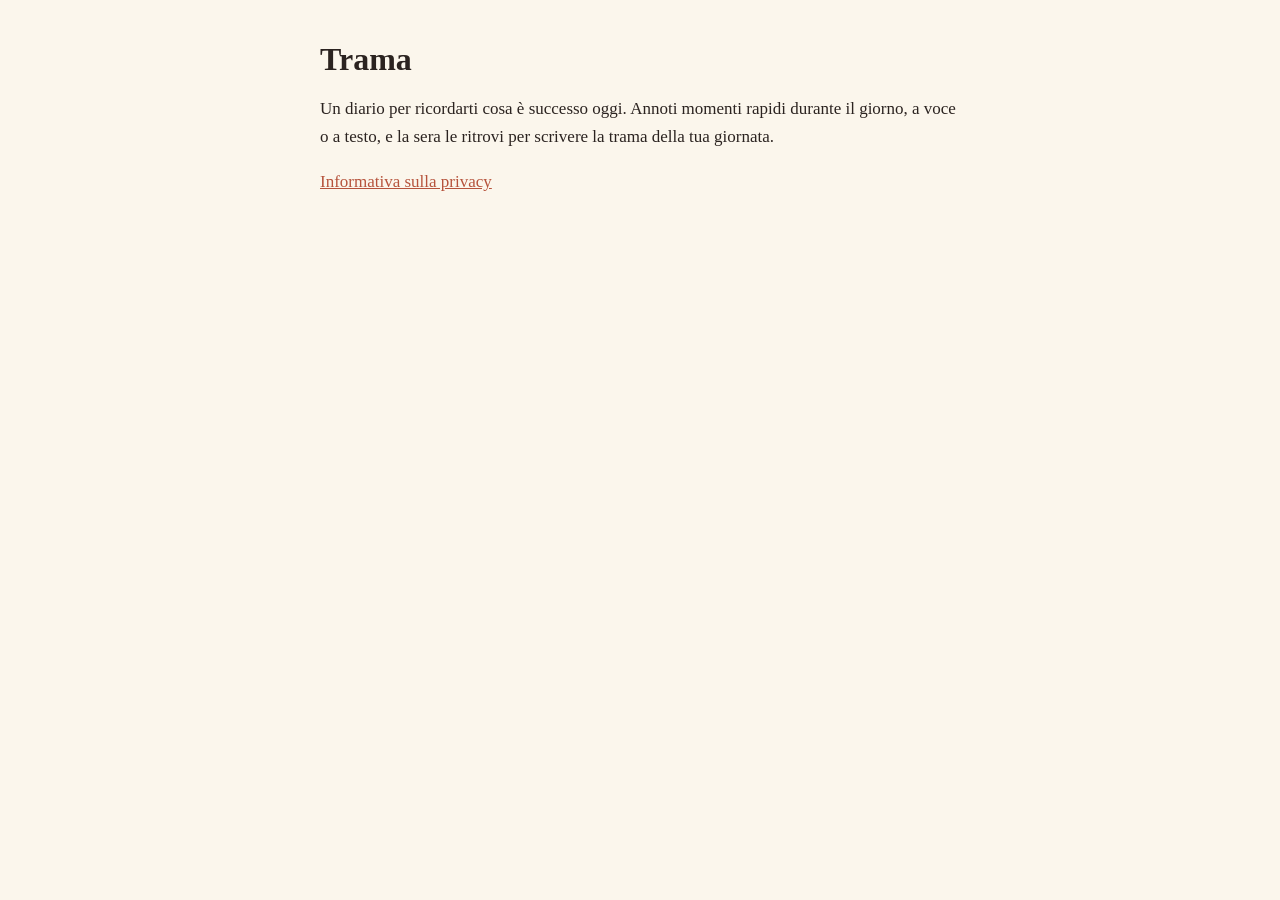
<file: index.html>
<!doctype html>
<html lang="it">
<head>
<meta charset="utf-8">
<meta name="viewport" content="width=device-width,initial-scale=1">
<title>Trama</title>
<meta name="description" content="Trama: un diario per ricordarti cosa è successo, un momento alla volta.">
<link rel="stylesheet" href="style.css">
</head>
<body>
<main>
<h1>Trama</h1>
<p>Un diario per ricordarti cosa è successo oggi. Annoti momenti rapidi durante il giorno, a voce o a testo, e la sera le ritrovi per scrivere la trama della tua giornata.</p>
<p><a href="privacy/">Informativa sulla privacy</a></p>
</main>
</body>
</html>
</file>
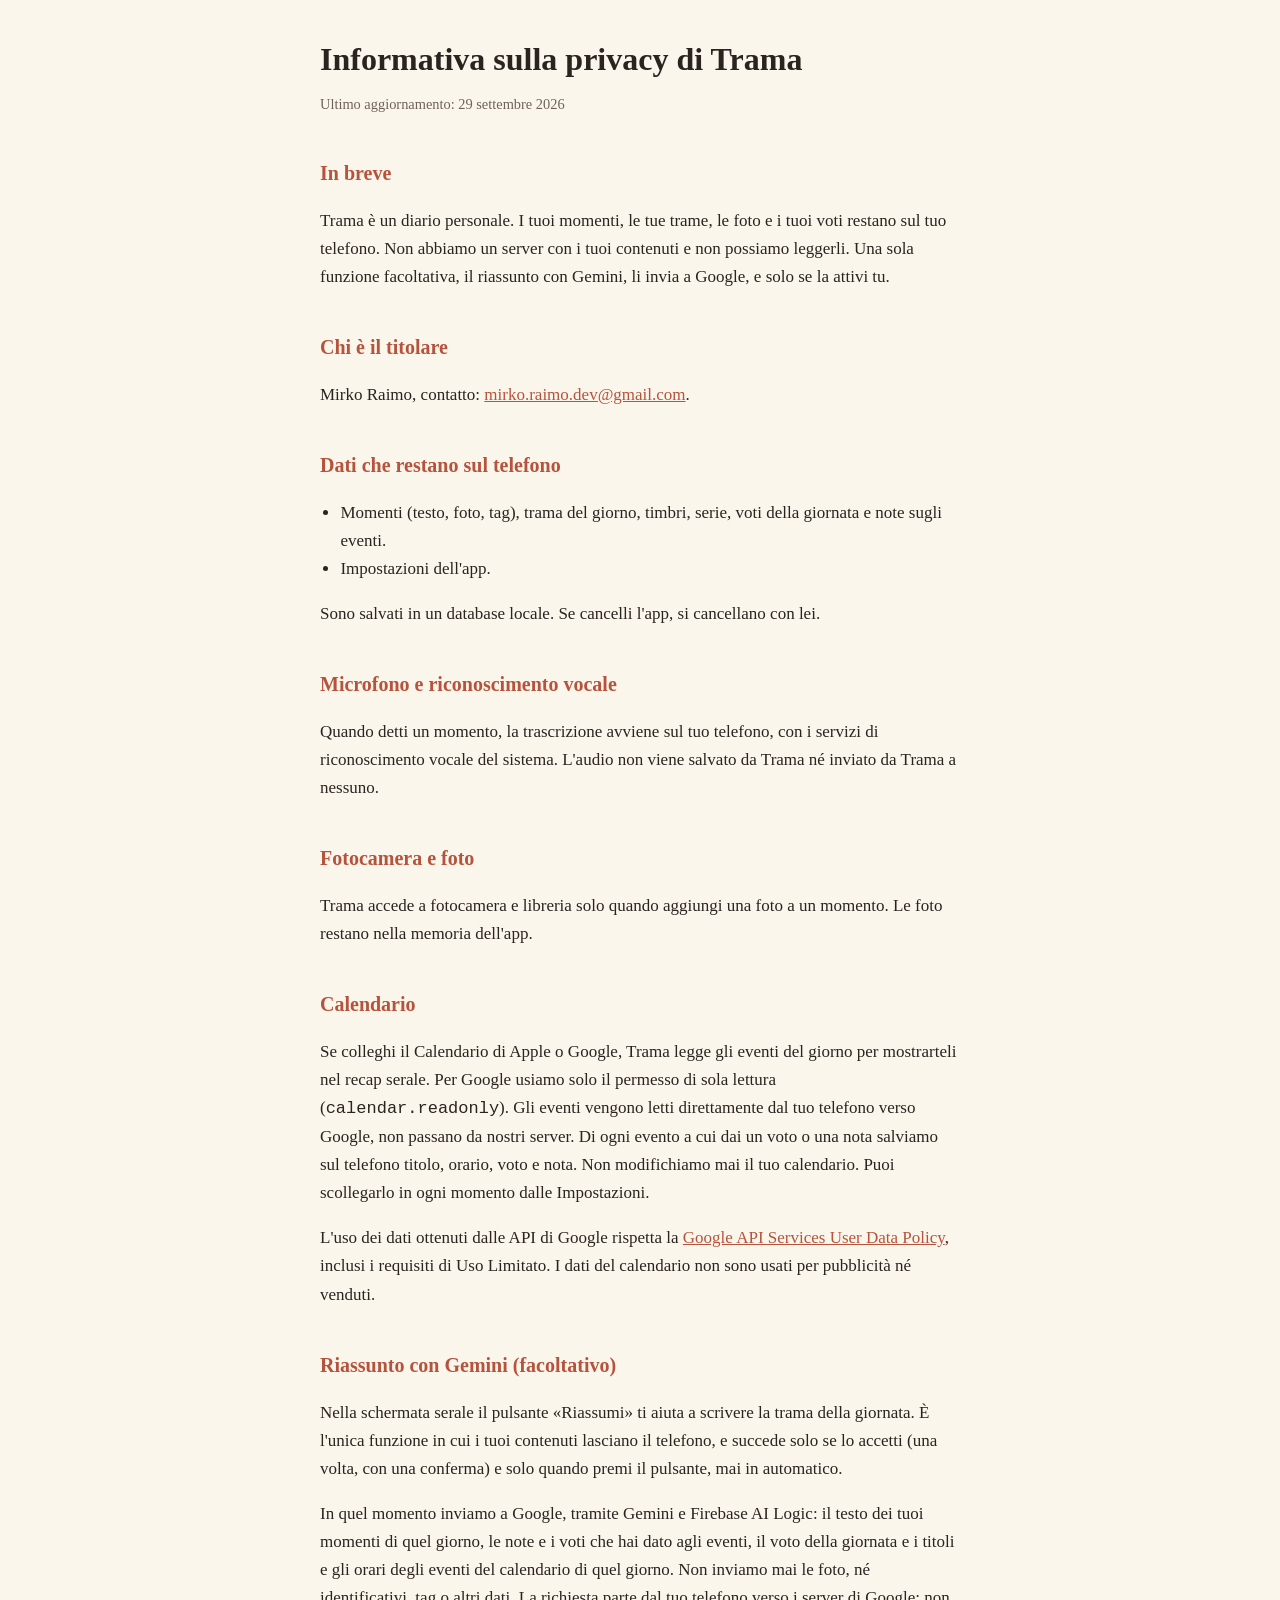
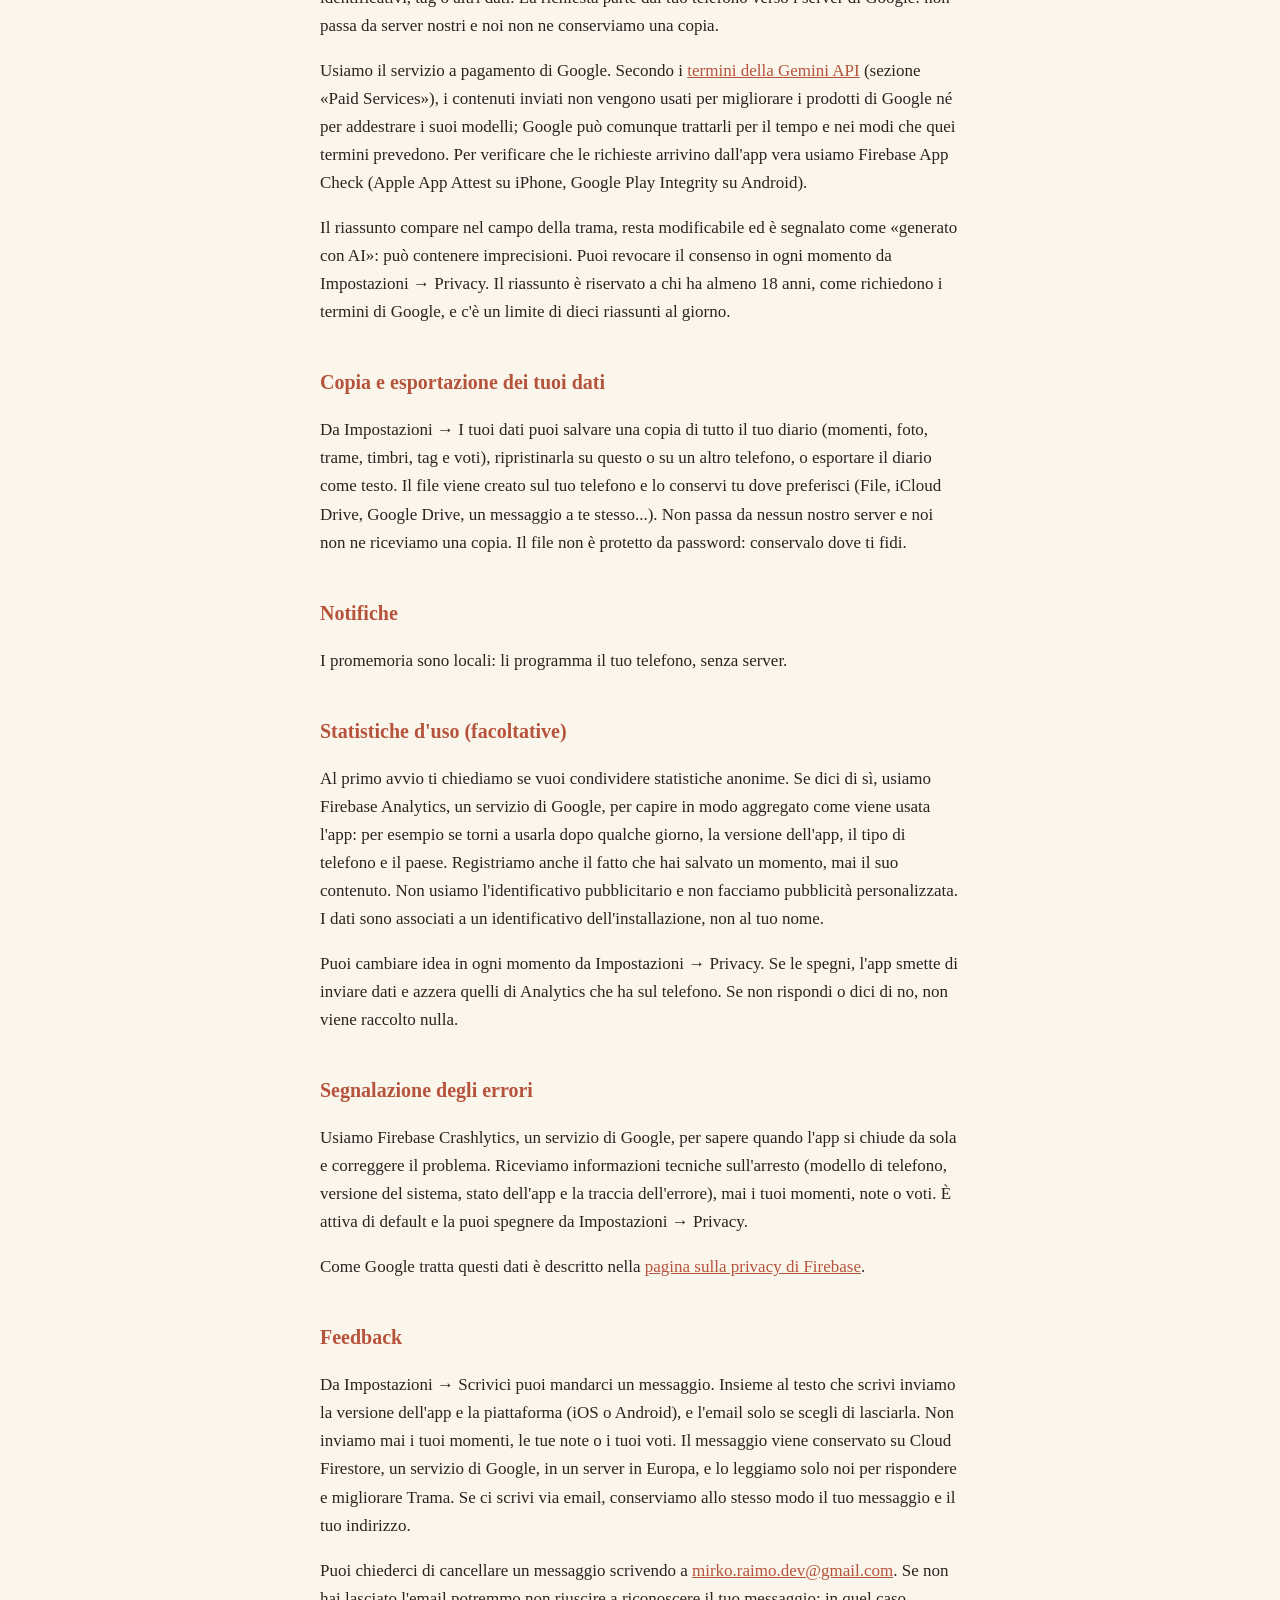
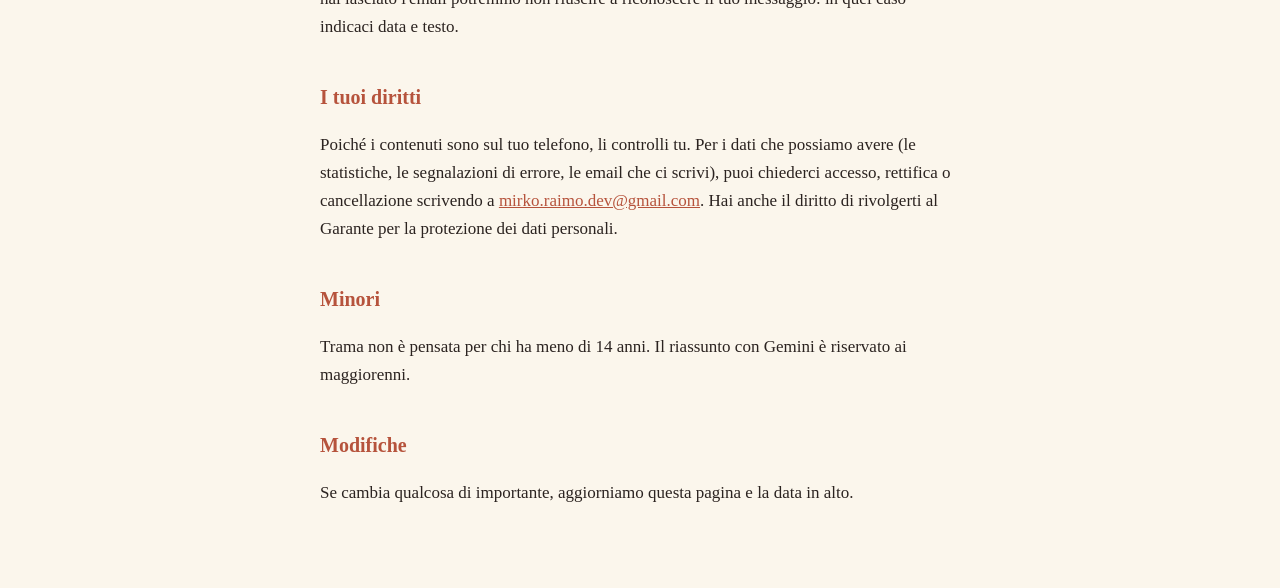
<file: privacy/index.html>
<!doctype html>
<html lang="it">
<head>
<meta charset="utf-8">
<meta name="viewport" content="width=device-width,initial-scale=1">
<title>Privacy di Trama</title>
<meta name="description" content="Come Trama tratta i tuoi dati.">
<link rel="stylesheet" href="../style.css">
</head>
<body>
<main>
<h1>Informativa sulla privacy di Trama</h1>
<p class="muted">Ultimo aggiornamento: 29 settembre 2026</p>

<h2>In breve</h2>
<p>Trama è un diario personale. I tuoi momenti, le tue trame, le foto e i tuoi voti restano sul tuo telefono. Non abbiamo un server con i tuoi contenuti e non possiamo leggerli. Una sola funzione facoltativa, il riassunto con Gemini, li invia a Google, e solo se la attivi tu.</p>

<h2>Chi è il titolare</h2>
<p>Mirko Raimo, contatto: <a href="mailto:mirko.raimo.dev@gmail.com">mirko.raimo.dev@gmail.com</a>.</p>

<h2>Dati che restano sul telefono</h2>
<ul>
<li>Momenti (testo, foto, tag), trama del giorno, timbri, serie, voti della giornata e note sugli eventi.</li>
<li>Impostazioni dell'app.</li>
</ul>
<p>Sono salvati in un database locale. Se cancelli l'app, si cancellano con lei.</p>

<h2>Microfono e riconoscimento vocale</h2>
<p>Quando detti un momento, la trascrizione avviene sul tuo telefono, con i servizi di riconoscimento vocale del sistema. L'audio non viene salvato da Trama né inviato da Trama a nessuno.</p>

<h2>Fotocamera e foto</h2>
<p>Trama accede a fotocamera e libreria solo quando aggiungi una foto a un momento. Le foto restano nella memoria dell'app.</p>

<h2>Calendario</h2>
<p>Se colleghi il Calendario di Apple o Google, Trama legge gli eventi del giorno per mostrarteli nel recap serale. Per Google usiamo solo il permesso di sola lettura (<code>calendar.readonly</code>). Gli eventi vengono letti direttamente dal tuo telefono verso Google, non passano da nostri server. Di ogni evento a cui dai un voto o una nota salviamo sul telefono titolo, orario, voto e nota. Non modifichiamo mai il tuo calendario. Puoi scollegarlo in ogni momento dalle Impostazioni.</p>
<p>L'uso dei dati ottenuti dalle API di Google rispetta la <a href="https://developers.google.com/terms/api-services-user-data-policy">Google API Services User Data Policy</a>, inclusi i requisiti di Uso Limitato. I dati del calendario non sono usati per pubblicità né venduti.</p>

<h2>Riassunto con Gemini (facoltativo)</h2>
<p>Nella schermata serale il pulsante «Riassumi» ti aiuta a scrivere la trama della giornata. È l'unica funzione in cui i tuoi contenuti lasciano il telefono, e succede solo se lo accetti (una volta, con una conferma) e solo quando premi il pulsante, mai in automatico.</p>
<p>In quel momento inviamo a Google, tramite Gemini e Firebase AI Logic: il testo dei tuoi momenti di quel giorno, le note e i voti che hai dato agli eventi, il voto della giornata e i titoli e gli orari degli eventi del calendario di quel giorno. Non inviamo mai le foto, né identificativi, tag o altri dati. La richiesta parte dal tuo telefono verso i server di Google: non passa da server nostri e noi non ne conserviamo una copia.</p>
<p>Usiamo il servizio a pagamento di Google. Secondo i <a href="https://ai.google.dev/gemini-api/terms">termini della Gemini API</a> (sezione «Paid Services»), i contenuti inviati non vengono usati per migliorare i prodotti di Google né per addestrare i suoi modelli; Google può comunque trattarli per il tempo e nei modi che quei termini prevedono. Per verificare che le richieste arrivino dall'app vera usiamo Firebase App Check (Apple App Attest su iPhone, Google Play Integrity su Android).</p>
<p>Il riassunto compare nel campo della trama, resta modificabile ed è segnalato come «generato con AI»: può contenere imprecisioni. Puoi revocare il consenso in ogni momento da Impostazioni → Privacy. Il riassunto è riservato a chi ha almeno 18 anni, come richiedono i termini di Google, e c'è un limite di dieci riassunti al giorno.</p>

<h2>Copia e esportazione dei tuoi dati</h2>
<p>Da Impostazioni → I tuoi dati puoi salvare una copia di tutto il tuo diario (momenti, foto, trame, timbri, tag e voti), ripristinarla su questo o su un altro telefono, o esportare il diario come testo. Il file viene creato sul tuo telefono e lo conservi tu dove preferisci (File, iCloud Drive, Google Drive, un messaggio a te stesso...). Non passa da nessun nostro server e noi non ne riceviamo una copia. Il file non è protetto da password: conservalo dove ti fidi.</p>

<h2>Notifiche</h2>
<p>I promemoria sono locali: li programma il tuo telefono, senza server.</p>

<h2>Statistiche d'uso (facoltative)</h2>
<p>Al primo avvio ti chiediamo se vuoi condividere statistiche anonime. Se dici di sì, usiamo Firebase Analytics, un servizio di Google, per capire in modo aggregato come viene usata l'app: per esempio se torni a usarla dopo qualche giorno, la versione dell'app, il tipo di telefono e il paese. Registriamo anche il fatto che hai salvato un momento, mai il suo contenuto. Non usiamo l'identificativo pubblicitario e non facciamo pubblicità personalizzata. I dati sono associati a un identificativo dell'installazione, non al tuo nome.</p>
<p>Puoi cambiare idea in ogni momento da Impostazioni → Privacy. Se le spegni, l'app smette di inviare dati e azzera quelli di Analytics che ha sul telefono. Se non rispondi o dici di no, non viene raccolto nulla.</p>

<h2>Segnalazione degli errori</h2>
<p>Usiamo Firebase Crashlytics, un servizio di Google, per sapere quando l'app si chiude da sola e correggere il problema. Riceviamo informazioni tecniche sull'arresto (modello di telefono, versione del sistema, stato dell'app e la traccia dell'errore), mai i tuoi momenti, note o voti. È attiva di default e la puoi spegnere da Impostazioni → Privacy.</p>
<p>Come Google tratta questi dati è descritto nella <a href="https://firebase.google.com/support/privacy">pagina sulla privacy di Firebase</a>.</p>

<h2>Feedback</h2>
<p>Da Impostazioni → Scrivici puoi mandarci un messaggio. Insieme al testo che scrivi inviamo la versione dell'app e la piattaforma (iOS o Android), e l'email solo se scegli di lasciarla. Non inviamo mai i tuoi momenti, le tue note o i tuoi voti. Il messaggio viene conservato su Cloud Firestore, un servizio di Google, in un server in Europa, e lo leggiamo solo noi per rispondere e migliorare Trama. Se ci scrivi via email, conserviamo allo stesso modo il tuo messaggio e il tuo indirizzo.</p>
<p>Puoi chiederci di cancellare un messaggio scrivendo a <a href="mailto:mirko.raimo.dev@gmail.com">mirko.raimo.dev@gmail.com</a>. Se non hai lasciato l'email potremmo non riuscire a riconoscere il tuo messaggio: in quel caso indicaci data e testo.</p>

<h2>I tuoi diritti</h2>
<p>Poiché i contenuti sono sul tuo telefono, li controlli tu. Per i dati che possiamo avere (le statistiche, le segnalazioni di errore, le email che ci scrivi), puoi chiederci accesso, rettifica o cancellazione scrivendo a <a href="mailto:mirko.raimo.dev@gmail.com">mirko.raimo.dev@gmail.com</a>. Hai anche il diritto di rivolgerti al Garante per la protezione dei dati personali.</p>

<h2>Minori</h2>
<p>Trama non è pensata per chi ha meno di 14 anni. Il riassunto con Gemini è riservato ai maggiorenni.</p>

<h2>Modifiche</h2>
<p>Se cambia qualcosa di importante, aggiorniamo questa pagina e la data in alto.</p>
</main>
</body>
</html>
</file>
<file: style.css>
:root{--bg:#FBF6EC;--fg:#2B2320;--accent:#B6533C;--muted:#6E625B}
@media (prefers-color-scheme:dark){:root{--bg:#1F1A17;--fg:#F2EBDD;--accent:#E08A72;--muted:#A89C93}}
body{margin:0;background:var(--bg);color:var(--fg);font:17px/1.65 Georgia,"Times New Roman",serif}
main{max-width:640px;margin:0 auto;padding:40px 16px 64px}
h1{font-size:2rem;line-height:1.2;margin:0 0 .25em}
h2{font-size:1.25rem;margin:2em 0 .4em;color:var(--accent)}
a{color:var(--accent)}
.muted{color:var(--muted);font-size:.9rem}
ul{padding-left:1.2em}
</file>
